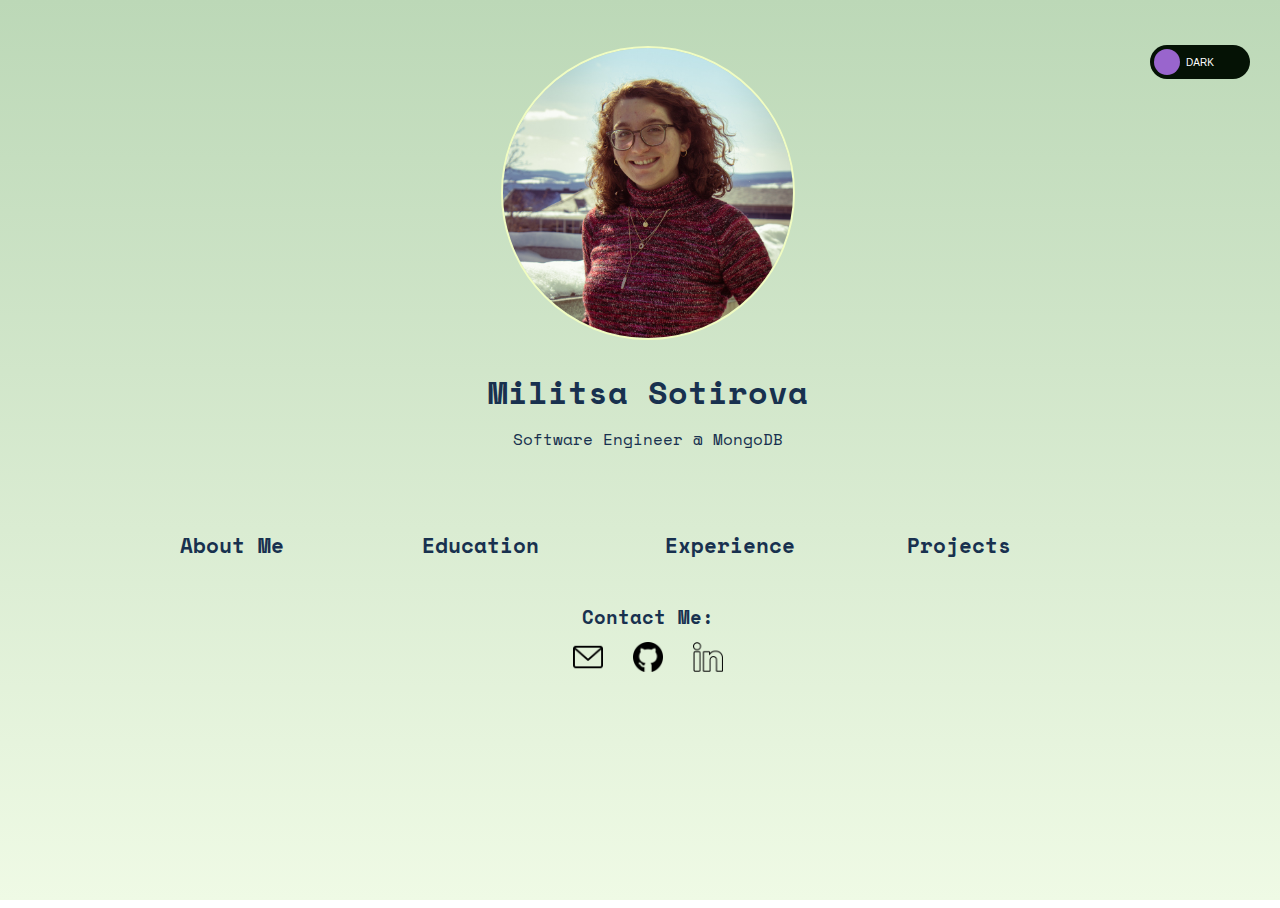
<file: index.html>
<!DOCTYPE html>
<html lang="en">

<head>
    <title>Militsa Sotirova</title>
    <link href="https://fonts.googleapis.com/css?family=Space+Mono:400,400i&display=swap" rel="stylesheet">
    <link href="./styles/light-home.css" rel="stylesheet" id="theme-link">
    <link href="./styles/toggle.css" rel="stylesheet">
    <link rel="shortcut icon" type="image/x-icon" href="./images/m.png" />
</head>

<body id="body">
    <label class="switch">
        <input type="checkbox" id="togBtn">
        <div class="slider round">
            <span class="light">LIGHT</span>
            <span class="dark">DARK</span>
        </div>
    </label>

    <div class="centerpiece">
        <img src="./images/face.jpg" alt="headshot">
        <h1>Militsa Sotirova</h1>
        <p>Software Engineer @ MongoDB</p>
    </div>

    <div class="grid-container">
        <div class="grid-item">
            <p><a href="./aboutme.html"><strong>About Me</strong></a></p>
        </div>

        <div class="grid-item">
            <p><a href="./education.html"><strong>Education</strong></a></p>
        </div>

        <div class="grid-item">
            <p><a href="./experience.html"><strong>Experience</strong></a></p>
        </div>

        <div class="grid-item">
            <p><a href="./projects.html"><strong>Projects</strong></a></p>
        </div>
    </div>

    <footer>
        <h3>Contact Me:</h3>
        <a href="mailto: militsasotirova@gmail.com" target="_blank"><img src="./images/mail.png" title="email"
                alt="email"></a>
        <a href="https://github.com/militsasotirova" target="_blank"><img src="./images/github.png" title="github"
                alt="github"></a>
        <a href="https://www.linkedin.com/in/militsa-sotirova-5362a7177" target="_blank"><img
                src="./images/linkedin.png" title="linkedin" alt="linkedin"></a>
    </footer>

    <script>
        const toggleSwitch = document.getElementsByClassName("switch")[0];
        const theme = document.querySelector("#theme-link");

        function toggleLightDark(e) {
            if (e.target.checked) {
                theme.href = "./styles/dark-home.css";
                document.cookie = 'theme=dark';
            }
            else {
                theme.href = "./styles/light-home.css";
                document.cookie = 'theme=light';
            }
        }
        toggleSwitch.addEventListener('change', toggleLightDark, false);

        function isDark() {
            return document.cookie.match(/theme=dark/i) != null;
        }

        function setTheme() {
            if (isDark()) {
                theme.href = "./styles/dark-home.css";
                var t = document.getElementById("togBtn");
                t.checked = true;
            } else {
                theme.href = "./styles/light-home.css";
                var t = document.getElementById("togBtn");
                t.checked = false;
            }
        }

        (function () {
            setTheme();
        })();
    </script>
</body>


</html>
</file>
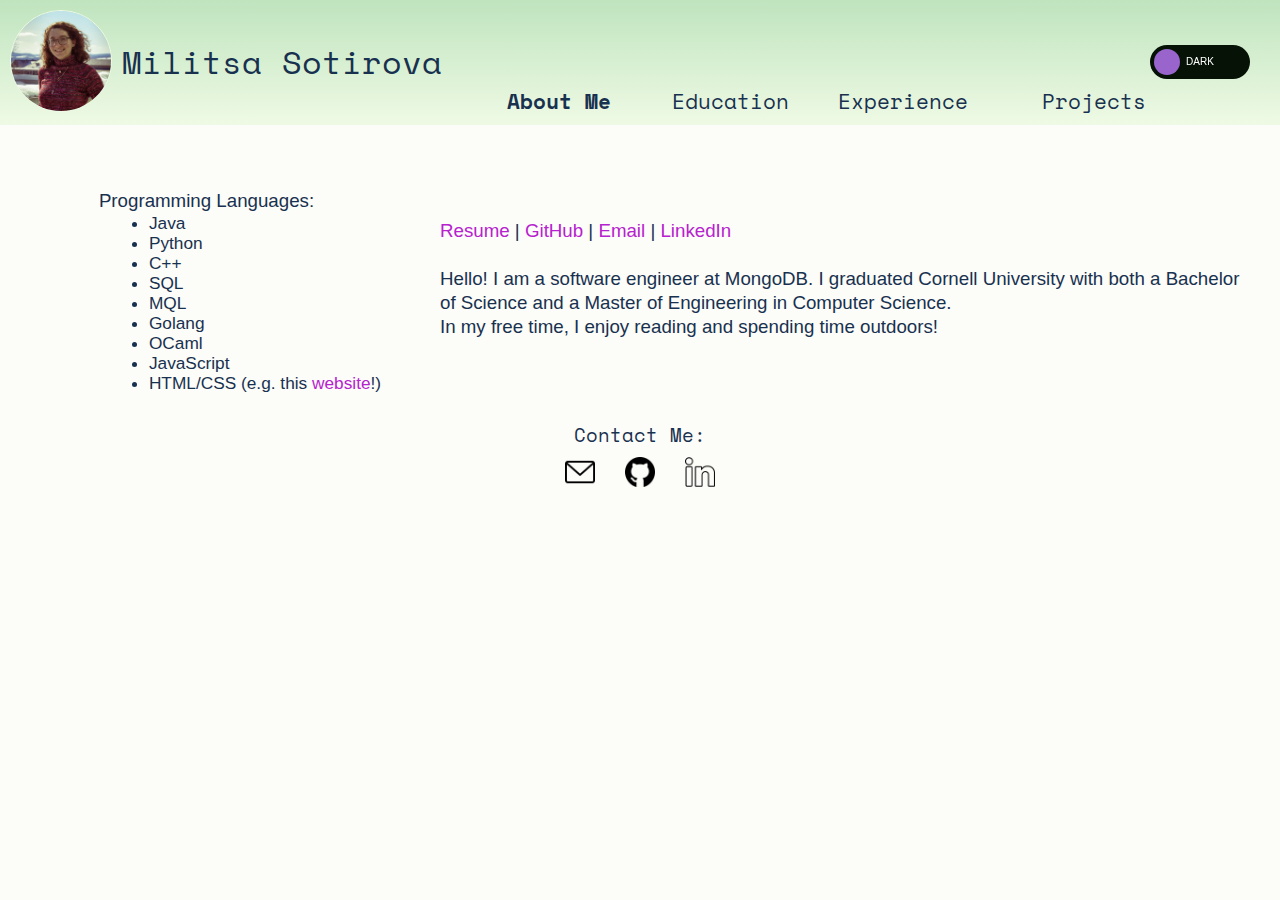
<file: aboutme.html>
<!DOCTYPE html>
<html lang="en">

<head>
	<title>Militsa Sotirova</title>
	<link href="https://fonts.googleapis.com/css?family=Roboto|Space+Mono:400,700&display=swap" rel="stylesheet">
	<link href="./styles/all-pages.css" rel="stylesheet">
	<link href="./styles/light-pages.css" rel="stylesheet" id="theme-link">
	<link href="./styles/toggle.css" rel="stylesheet">
	<link rel="shortcut icon" type="image/x-icon" href="./images/m.png" />
</head>

<body>

	<header>
		<label class="switch">
			<input type="checkbox" id="togBtn">
			<div class="slider round">
				<span class="light">LIGHT</span>
				<span class="dark">DARK</span>
			</div>
		</label>

		<a href="./index.html"><img src="./images/face.jpg" alt="headshot"></a>
		<a href="./index.html">
			<h1>Militsa Sotirova</h1>
		</a>

		<div class="grid-container">
			<div class="grid-item">
				<p><a id="current" href="./aboutme.html"><strong>About Me</strong></a></p>
			</div>

			<div class="grid-item">
				<p><a href="./education.html">Education</a></p>
			</div>

			<div class="grid-item">
				<p><a href="./experience.html">Experience</a></p>
			</div>

			<div class="grid-item">
				<p><a href="./projects.html">Projects</a></p>
			</div>
		</div>

	</header>

	<div class="page-content">
		<div class="aboutme-grid-container">
			<div class="aboutme-grid-item">
				<br>
				<p>Programming Languages:</p>
				<ul>
					<li>Java</li>
					<li>Python</li>
					<li>C++</li>
					<li>SQL</li>
					<li>MQL</li>
					<li>Golang</li>
					<li>OCaml</li>
					<li>JavaScript</li>
					<li>HTML/CSS (e.g. this <a href="https://github.com/militsasotirova/militsasotirova.github.io"
							target="_blank">website</a>!)</li>
				</ul>
			</div>

			<div class="aboutme-grid-item">
				<p><a href="./resources/resume.pdf" target="_blank">Resume</a> | <a href="https://github.com/militsasotirova"
					target="_blank">GitHub</a> | <a href="mailto: militsasotirova@gmail.com" target="_blank">Email</a> | <a
					href="https://www.linkedin.com/in/militsa-sotirova-5362a7177" target="_blank">LinkedIn</a></p>
					<br>
				<p>Hello! I am a software engineer at MongoDB. I graduated Cornell University with both a Bachelor of Science and a 
					Master of Engineering in Computer Science. 
				<br>
				
				<p>In my free time, I enjoy reading and spending time outdoors!
				</p>
			</div>
		</div>
	</div>

	<footer>
		<h3>Contact Me:</h3>
		<a href="mailto: militsasotirova@gmail.com" target="_blank"><img src="./images/mail.png" title="email"
				alt="email"></a>
		<a href="https://github.com/militsasotirova" target="_blank"><img src="./images/github.png" title="github"
				alt="github"></a>
		<a href="https://www.linkedin.com/in/militsa-sotirova-5362a7177" target="_blank"><img src="./images/linkedin.png"
				title="linkedin" alt="linkedin"></a>
	</footer>

	<script>
		const toggleSwitch = document.getElementsByClassName("switch")[0];
		const theme = document.querySelector("#theme-link");

		function toggleLightDark(e) {
			if (e.target.checked) {
				theme.href = "./styles/dark-pages.css";
				document.cookie = 'theme=dark';
			}
			else {
				theme.href = "./styles/light-pages.css";
				document.cookie = 'theme=light';
			}
		}
		toggleSwitch.addEventListener('change', toggleLightDark, false);

		function isDark() {
			return document.cookie.match(/theme=dark/i) != null;
		}

		function setTheme() {
			if (isDark()) {
				theme.href = "./styles/dark-pages.css";
				var t = document.getElementById("togBtn");
				t.checked = true;
			} else {
				theme.href = "./styles/light-pages.css";
				var t = document.getElementById("togBtn");
				t.checked = false;
			}
		}

		(function () {
			setTheme();
		})();
	</script>
</body>

</html>
</file>
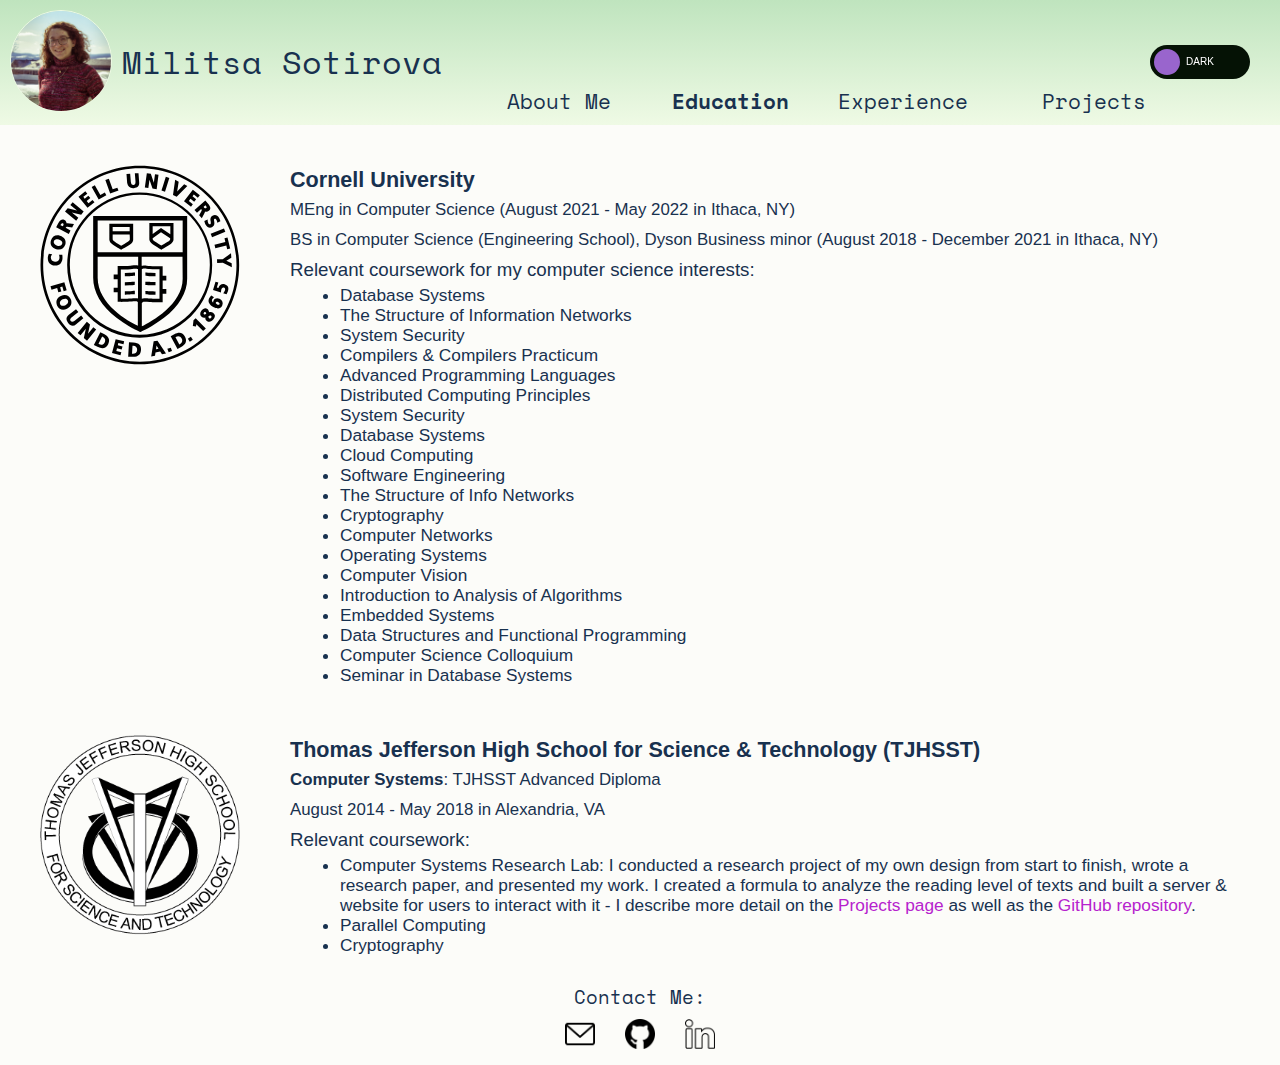
<file: education.html>
<!DOCTYPE html>
<html lang="en">

<head>
	<title>Militsa Sotirova</title>
	<link href="https://fonts.googleapis.com/css?family=Roboto|Space+Mono:400,700&display=swap" rel="stylesheet">
	<link href="./styles/all-pages.css" rel="stylesheet">
	<link href="./styles/light-pages.css" rel="stylesheet" id="theme-link">
	<link href="./styles/toggle.css" rel="stylesheet">
	<link rel="shortcut icon" type="image/x-icon" href="./images/m.png" />
</head>

<body>
	<header>
		<label class="switch">
			<input type="checkbox" id="togBtn">
			<div class="slider round">
				<span class="light">LIGHT</span>
				<span class="dark">DARK</span>
			</div>
		</label>

		<a href="./index.html"><img src="./images/face.jpg" alt="headshot"></a>
		<a href="./index.html">
			<h1>Militsa Sotirova</h1>
		</a>

		<div class="grid-container">
			<div class="grid-item">
				<p><a href="./aboutme.html">About Me</a></p>
			</div>

			<div class="grid-item">
				<p><a id="current" href="./education.html"><strong>Education</strong></a></p>
			</div>

			<div class="grid-item">
				<p><a href="./experience.html">Experience</a></p>
			</div>

			<div class="grid-item">
				<p><a href="./projects.html">Projects</a></p>
			</div>
		</div>

	</header>

	<div class="page-content">
		<div class="education-grid-container">
			<div class="education-grid-item">
				<img src="./images/cornell_seal_simple_black.svg" class="education-image" title="cornell" alt="cornell">
			</div>

			<div class="education-grid-item">
				<h2>Cornell University</h2>
				<h3>MEng in Computer Science (August 2021 - May 2022 in Ithaca, NY)</h3>
				<h3>BS in Computer Science (Engineering School), Dyson Business minor (August 2018 - December 2021 in Ithaca, NY)</h3>
				<p>Relevant coursework for my computer science interests:</p>
				<ul>
					<li>Database Systems</li>
					<li>The Structure of Information Networks</li>
					<li>System Security</li>
					<li>Compilers & Compilers Practicum</li>
					<li>Advanced Programming Languages</li>
					<li>Distributed Computing Principles</li>
					<li>System Security</li>
					<li>Database Systems</li>
					<li>Cloud Computing</li>
					<li>Software Engineering</li>
					<li>The Structure of Info Networks</li>
					<li>Cryptography</li>
					<li>Computer Networks</li>
					<li>Operating Systems</li>
					<li>Computer Vision</li>
					<li>Introduction to Analysis of Algorithms</li>
					<li>Embedded Systems</li>
					<li>Data Structures and Functional Programming</li>
					<li>Computer Science Colloquium</li>
					<li>Seminar in Database Systems</li>
				</ul>
			</div>

			<div class="education-grid-item">
				<img src="./images/tjhsst.png" class="education-image" title="tjhsst" alt="tjhsst">
			</div>

			<div class="education-grid-item">
				<h2>Thomas Jefferson High School for Science & Technology (TJHSST)</h2>
				<h3><strong>Computer Systems</strong>: TJHSST Advanced Diploma</h3>
				<h3>August 2014 - May 2018 in Alexandria, VA</h3>
				<p>Relevant coursework:</p>
				<ul>
					<li>Computer Systems Research Lab: I conducted a research project of my
					own design from start to finish, wrote a research paper, and presented my work. 
					I created a formula to analyze the reading level
				of texts and built a server & website for users to interact with it - I describe more detail on the <a href="./projects.html">Projects page</a> as well as the 
				<a href="https://github.com/militsasotirova/reading-level-analysis">GitHub repository</a>.</li>
					<li>Parallel Computing</li>
					<li>Cryptography</li>
				</ul>
			</div>
		</div>
	</div>

	<footer>
		<h3>Contact Me:</h3>
		<a href="mailto: militsasotirova@gmail.com" target="_blank"><img src="./images/mail.png" title="email"
				alt="email"></a>
		<a href="https://github.com/militsasotirova" target="_blank"><img src="./images/github.png" title="github"
				alt="github"></a>
		<a href="https://www.linkedin.com/in/militsa-sotirova-5362a7177" target="_blank"><img src="./images/linkedin.png"
				title="linkedin" alt="linkedin"></a>
	</footer>

	<script>
		const toggleSwitch = document.getElementsByClassName("switch")[0];
		const theme = document.querySelector("#theme-link");

		function toggleLightDark(e) {
			if (e.target.checked) {
				theme.href = "./styles/dark-pages.css";
				document.cookie = 'theme=dark';
			}
			else {
				theme.href = "./styles/light-pages.css";
				document.cookie = 'theme=light';
			}
		}
		toggleSwitch.addEventListener('change', toggleLightDark, false);

		function isDark() {
			return document.cookie.match(/theme=dark/i) != null;
		}

		function setTheme() {
			if (isDark()) {
				theme.href = "./styles/dark-pages.css";
				var t = document.getElementById("togBtn");
				t.checked = true;
			} else {
				theme.href = "./styles/light-pages.css";
				var t = document.getElementById("togBtn");
				t.checked = false;
			}
		}

		(function () {
			setTheme();
		})();
	</script>
</body>

</html>
</file>
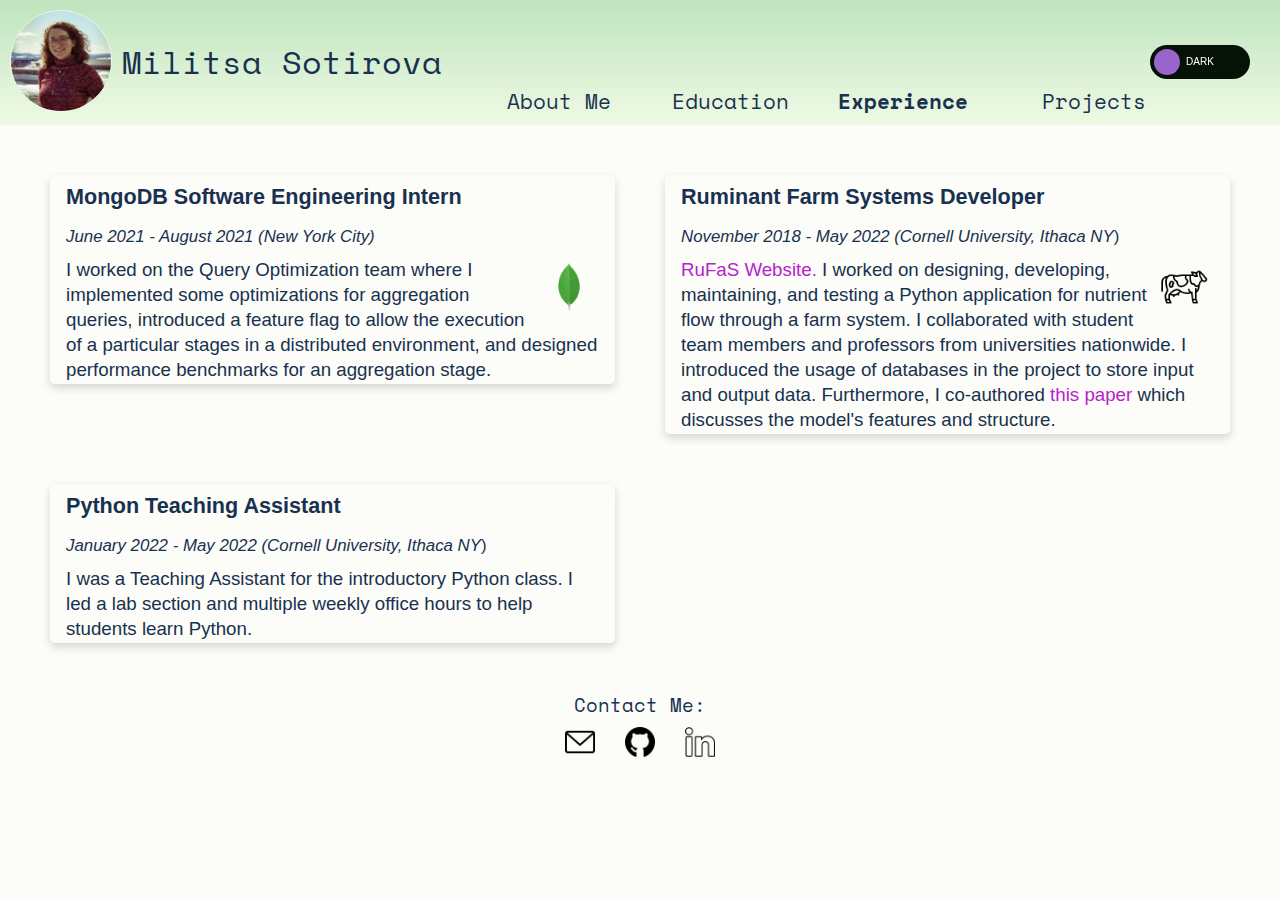
<file: experience.html>
<!DOCTYPE html>
<html lang="en">

<head>
	<title>Militsa Sotirova</title>
	<link href="https://fonts.googleapis.com/css?family=Roboto|Space+Mono:400,700&display=swap" rel="stylesheet">
	<link href="./styles/all-pages.css" rel="stylesheet">
	<link href="./styles/light-pages.css" rel="stylesheet" id="theme-link">
	<link href="./styles/toggle.css" rel="stylesheet">
	<link rel="shortcut icon" type="image/x-icon" href="./images/m.png" />
</head>

<body>
	<header>
		<label class="switch">
			<input type="checkbox" id="togBtn">
			<div class="slider round">
				<span class="light">LIGHT</span>
				<span class="dark">DARK</span>
			</div>
		</label>

		<a href="./index.html"><img src="./images/face.jpg" alt="headshot"></a>
		<a href="./index.html">
			<h1>Militsa Sotirova</h1>
		</a>

		<div class="grid-container">
			<div class="grid-item">
				<p><a href="./aboutme.html">About Me</a></p>
			</div>

			<div class="grid-item">
				<p><a href="./education.html">Education</a></p>
			</div>

			<div class="grid-item">
				<p><a id="current" href="./experience.html"><strong>Experience</strong></a></p>
			</div>

			<div class="grid-item">
				<p><a href="./projects.html">Projects</a></p>
			</div>
		</div>

	</header>

	<div class="page-content">
		<div class="experience-grid-container">

			<div class="experience-grid-item">
				<a id="mongo-card"></a>
				<div class="card" id="mongo" name="mongo-card">
					<h2><strong>MongoDB Software Engineering Intern</strong></h2>
					
					<h3><i>June 2021 - August 2021 (New York City)</i></h3>
				
					<div>
						<p style="float: right;"><img class="mongo-img" src="./images/mongo-logo.png" alt="dice"></p>
					</div>

					<p>I worked on the Query Optimization team where I implemented some optimizations for 
						aggregation queries, introduced a feature flag to allow the execution of a particular 
						stages in a distributed environment, and designed performance benchmarks for an aggregation stage.</p>
				</div>
					

				<div id="mongoModal" class="modal">
					<div class="modal-content">
						<span class="close" id="mongoSpan">&times;</span>
						<p>
							As I mentioned, I was on the Query Optimization team. The work I did as part of this team includes:
						</p>
						<ul>
							<li>I implemented the internal swapping of two aggregation stages for better performance.</li>
							<li>I implemented the pushdown of a $match stage before an unpack bucket stage to filter and reduce
								the number of documents needed to be examined in a time-series collection.
							</li>
							<li>I introduced a feature flag to allow for the execution of the $lookup and $graphLookup aggregation
								stages to occur in a distributed environment. As part of this work, I wrote new integration tests
								and updated existing ones to reflect the new specification. Furthermore, I modified the $graphLookup
								stage constraints in order to only permit its execution on the proper types of nodes.
							</li>
							<li>I designed and measured performance benchmarks for the MQL $graphLookup aggregation stage. I explored
								the consequences of using different collection sizes, limiting the recursion depth of the query, and using
								various document shapes as they affected the expected size of the result set. I also validated the results
								from executions of these benchmarks in distributed vs non-distributed environments and targeted vs non-targeted 
								queries.
							</li>
							<li>I presented all of this work at an end-of-summer presentation to my collegues.</li>
						</ul>
					</div>
				</div>
			</div>

			<div class="experience-grid-item">
				<a id="rufas-card"></a>
				<div class="card" id="rufas" name="rufas-card">
					
						<h2><strong>Ruminant Farm Systems Developer</strong></h2>
						<h3><i>November 2018 - May 2022 (Cornell University, Ithaca NY</i>)</h3>

						<div>
							<p style="float: right;"><img class="project-img" src="./images/cow.png" alt="dice"></p>
						</div>

						<p><a href="http://rufas.org" target="_blank">RuFaS Website.</a> I worked on designing, developing, maintaining, and testing a Python application for nutrient flow 
							through a farm system. I collaborated with student team members and professors from universities 
							nationwide. I introduced the usage of databases in the project to store input and output data.
							Furthermore, I co-authored 
							<a href="https://www.mdpi.com/2076-2615/11/5/1373" target="_blank">this paper</a> which discusses the model's features and structure.
						</p>
					
				</div>
			 

			 

				<div id="rufasModal" class="modal">
					<div class="modal-content">
						<span class="close" id="rufasSpan">&times;</span>
						<p>RuFaS is a simulation written in Python that models nutrient flow through a farm system based
							on user inputs as well as published research. There are four main modules: animal, soil, manure,
							and crop, and I primarily worked in the animal module. This is an interdisciplinary project that performs
							a computer simulation of an
							animal/farm system. Even though I have no background in animal or farm science, I have contributed a
							significant amount to the code base for the simulation:</p>
						<ul>
							<li>I was the techical lead of the output and data analysis team, where we are 
								working to implement different options for data export and analysis for a more complete
								set of model outputs.
							</li>
							<li>When the data management team was active, I was its technical lead. We are using SQLite
								to store input data and persist results for future review (comparison of two runs, version
								to version comparisons, etc.). I led meetings on topic and assign weekly tasks to the members of the
								team.</li>
							<li>I restructured the animal module to accept more user input describing the pens in the farm, the
								life cycle of the animals, the general animal management strategy the user would like to simulate,
								and to perform the simulation based on the additional input. The restructuring also made the code
								more modular in nature, making the code easier to understand.</li>
							<li>I coded the ration formulation and manure excretion component calculations for lactating cows.
							</li>
							<li>I coded the output files for the animal module and added a feature for a different style of
								input
								to the simulation that is more intuitive for the general user.</li>
							<li>The project has an emphasis on documentation, as we want future developers to be able to easily
								contribute
								and users to be able to understand exactly what the simulation is doing.</li>
						</ul>
						<br>
						<p>I presented my work in August 2019 and August 2020 at the RuFaS annual meeting to an audience of
							programmers,
							the general leaders of the project, and people from the agricultural industry who will use the final
							product in their
							company policy decisions. People from universities all over the country work on different aspects of
							RuFaS, and communicating our progress and issues is very
							important to the success of the project.</p>
					</div>
				</div>

			</div>
			
			<div class="experience-grid-item">
				<a id="ta-card"></a>
				<div class="card" id="ta" name="ta-card">
					
						<h2><strong>Python Teaching Assistant</strong></h2>
						<h3><i>January 2022 - May 2022 (Cornell University, Ithaca NY</i>)</h3>

						<p>I was a Teaching Assistant for the introductory Python class. I led a lab section and multiple weekly office hours to help students learn Python.</p>
					
				</div>
			 

			</div>
		</div>
	</div>

	<footer>
		<h3>Contact Me:</h3>
		<a href="mailto: militsasotirova@gmail.com" target="_blank"><img src="./images/mail.png" title="email"
				alt="email"></a>
		<a href="https://github.com/militsasotirova" target="_blank"><img src="./images/github.png" title="github"
				alt="github"></a>
		<a href="https://www.linkedin.com/in/militsa-sotirova-5362a7177" target="_blank"><img src="./images/linkedin.png"
				title="linkedin" alt="linkedin"></a>
	</footer>

	<script>
		// rufas modal
		var rufasModal = document.getElementById("rufasModal");
		var rufasCard = document.getElementById("rufas");
		var spanRufas = document.getElementById("rufasSpan");
		rufasCard.onclick = function () {
			rufasModal.style.display = "block";
		}
		spanRufas.onclick = function () {
			rufasModal.style.display = "none";
		}


		// mongo intern modal
		var mongoModal = document.getElementById("mongoModal");
		var mongoCard = document.getElementById("mongo");
		var spanMongo = document.getElementById("mongoSpan");
		mongoCard.onclick = function () {
			mongoModal.style.display = "block";
		}
		spanMongo.onclick = function () {
			mongoModal.style.display = "none";
		}


		window.onclick = function (event) {
			if (event.target == rufasModal) {
				rufasModal.style.display = "none";
			}
			if (event.target == mongoModal) {
				mongoModal.style.display = "none";
			}
		}

		const toggleSwitch = document.getElementsByClassName("switch")[0];
		const theme = document.querySelector("#theme-link");

		function toggleLightDark(e) {
			if (e.target.checked) {
				theme.href = "./styles/dark-pages.css";
				document.cookie = 'theme=dark';
			}
			else {
				theme.href = "./styles/light-pages.css";
				document.cookie = 'theme=light';
			}
		}
		toggleSwitch.addEventListener('change', toggleLightDark, false);

		function isDark() {
			return document.cookie.match(/theme=dark/i) != null;
		}

		function setTheme() {
			if (isDark()) {
				theme.href = "./styles/dark-pages.css";
				var t = document.getElementById("togBtn");
				t.checked = true;
			} else {
				theme.href = "./styles/light-pages.css";
				var t = document.getElementById("togBtn");
				t.checked = false;
			}
		}

		(function () {
			setTheme();
		})();

		document.addEventListener('keydown', function(e) {
			let keyCode = e.keyCode;
			if (keyCode === 27) {
				mongoModal.style.display = "none";
				rufasModal.style.display = "none";
			}
		});

	</script>
</body>

</html>
</file>
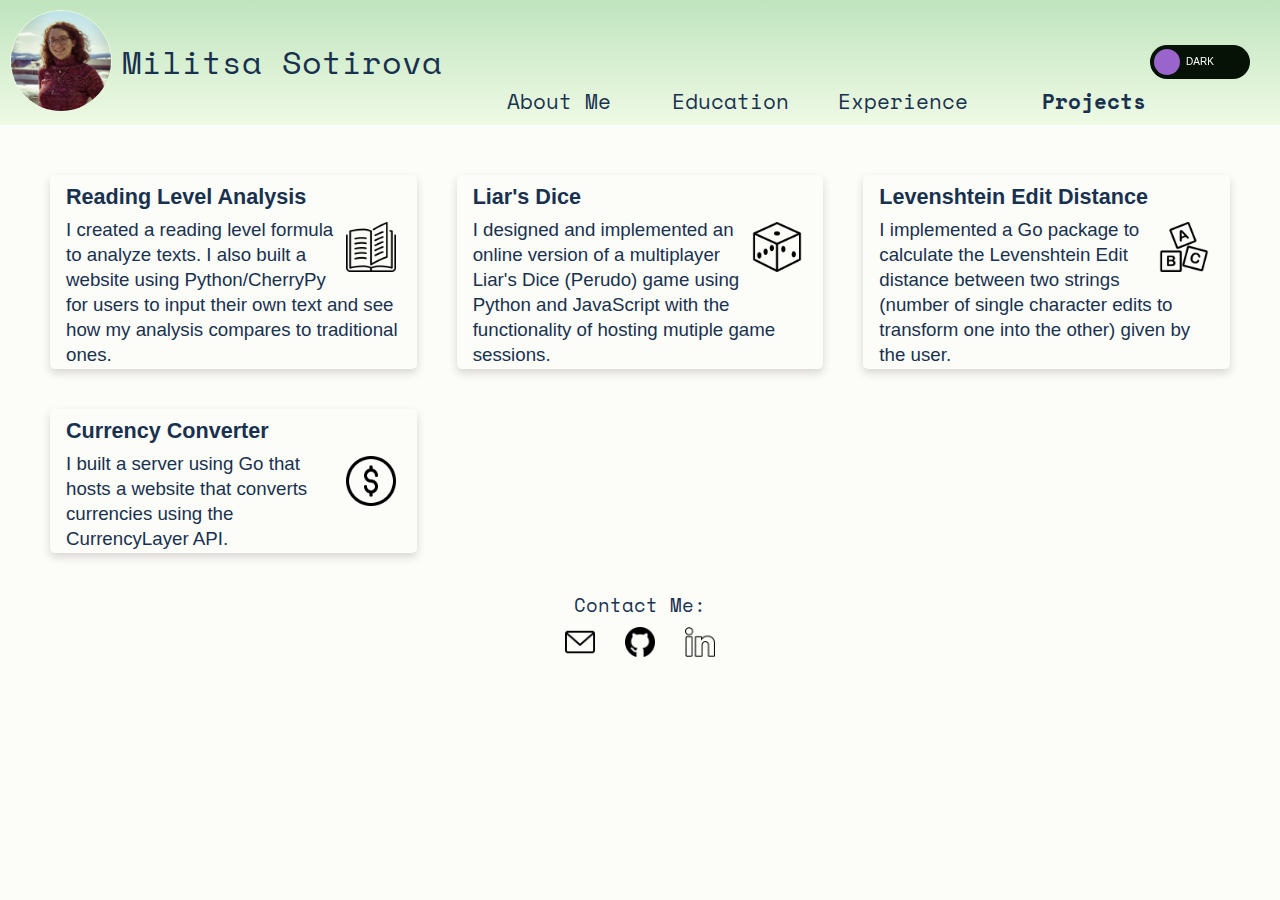
<file: projects.html>
<!DOCTYPE html>
<html lang="en">

<head>
	<title>Militsa Sotirova</title>
	<link href="https://fonts.googleapis.com/css?family=Roboto|Space+Mono:400,700&display=swap" rel="stylesheet">
	<link href="./styles/all-pages.css" rel="stylesheet">
	<link href="./styles/light-pages.css" rel="stylesheet" id="theme-link">
	<link href="./styles/toggle.css" rel="stylesheet">
	<link rel="shortcut icon" type="image/x-icon" href="./images/m.png" />
</head>

<body>
	<header>
		<label class="switch">
			<input type="checkbox" id="togBtn">
			<div class="slider round">
				<span class="light">LIGHT</span>
				<span class="dark">DARK</span>
			</div>
		</label>

		<a href="./index.html"><img src="./images/face.jpg" alt="headshot"></a>
		<a href="./index.html">
			<h1>Militsa Sotirova</h1>
		</a>

		<div class="grid-container">
			<div class="grid-item">
				<p><a href="./aboutme.html">About Me</a></p>
			</div>

			<div class="grid-item">
				<p><a href="./education.html">Education</a></p>
			</div>

			<div class="grid-item">
				<p><a href="./experience.html">Experience</a></p>
			</div>

			<div class="grid-item">
				<p><a id="current" href="./projects.html"><strong>Projects</strong></a></p>
			</div>
		</div>

	</header>
	<div class="page-content">
		<div class="projects-grid-container">

			<div class="projects-grid-item">
				<a class="project-card" href="https://github.com/militsasotirova/reading-level-analysis" target="_blank">
					<div class="card">
						<div>
							<h2><strong>Reading Level Analysis</strong></h2>
							<p style="float: right;"><img class="project-img" src="./images/open-book.png" alt="dice"></p>
						</div>
						<p>I created a reading level formula to analyze texts. I also built a
							website using Python/CherryPy for users to input their own text and see
							how my analysis compares to traditional ones.</p>
					</div>
				</a>
			</div>

			<div class="projects-grid-item">
				<a class="project-card" href="https://github.com/CodingPerudo/rudo" target="_blank">
					<div class="card">
						<div>
							<h2><strong>Liar's Dice</strong></h2>
							<p style="float: right;"><img class="project-img" src="./images/dice.png" alt="dice"></p>
						</div>
						<p>I designed and implemented an online version of a multiplayer
							Liar's Dice (Perudo) game using Python and JavaScript with the
							functionality of hosting mutiple game sessions.</p>
					</div>
				</a>
			</div>

			<div class="projects-grid-item">
				<a class="project-card" href="https://github.com/militsasotirova/levenshtein" target="_blank">
					<div class="card">
						<div>
							<h2><strong>Levenshtein Edit Distance</strong></h2>
							<p style="float: right;"><img class="project-img" src="./images/abc-block.png" alt="dice"></p>
						</div>
						<p>I implemented a Go package to calculate the Levenshtein Edit
							distance between two strings (number of single character edits to
							transform one into the other) given by the user.
					</div>
				</a>
			</div>

			<div class="projects-grid-item">
				<a class="project-card" href="https://github.com/militsasotirova/currency-converter" target="_blank">
					<div class="card">
						<div class="container">
							<div>
								<h2><strong>Currency Converter</strong></h2>
								<p style="float: right;"><img class="project-img" src="./images/dollar.png" alt="dice"></p>
							</div>
							<p>I built a server using Go that hosts a website that converts currencies using the CurrencyLayer API.
						</div>
					</div>
				</a>
			</div>

		</div>
	</div>

	<footer>
		<h3>Contact Me:</h3>
		<a href="mailto: militsasotirova@gmail.com" target="_blank"><img src="./images/mail.png" title="email"
				alt="email"></a>
		<a href="https://github.com/militsasotirova" target="_blank"><img src="./images/github.png" title="github"
				alt="github"></a>
		<a href="https://www.linkedin.com/in/militsa-sotirova-5362a7177" target="_blank"><img src="./images/linkedin.png"
				title="linkedin" alt="linkedin"></a>
	</footer>

	<script>
		const toggleSwitch = document.getElementsByClassName("switch")[0];
		const theme = document.querySelector("#theme-link");

		function toggleLightDark(e) {
			if (e.target.checked) {
				theme.href = "./styles/dark-pages.css";
				document.cookie = 'theme=dark';
			}
			else {
				theme.href = "./styles/light-pages.css";
				document.cookie = 'theme=light';
			}
		}
		toggleSwitch.addEventListener('change', toggleLightDark, false);

		function isDark() {
			return document.cookie.match(/theme=dark/i) != null;
		}

		function setTheme() {
			if (isDark()) {
				theme.href = "./styles/dark-pages.css";
				var t = document.getElementById("togBtn");
				t.checked = true;
			} else {
				theme.href = "./styles/light-pages.css";
				var t = document.getElementById("togBtn");
				t.checked = false;
			}
		}

		(function () {
			setTheme();
		})();
	</script>
</body>

</html>
</file>
<file: styles/light-home.css>
html {
    height: 100%;
}

body {
    height: 100%;
    width: 100%;
    background-image: linear-gradient(#BCD8B7, #effae5);
    background-repeat: no-repeat;
    background-attachment: fixed;
    resize: vertical;
    font-family: 'Space Mono', monospace;
    color: #18314F;
}

.centerpiece img {
  border-radius: 50%;
  width: 290px;
  height: 290px;
  border: 2px solid #f0fcc2;
}

.centerpiece p {
  margin-top: -10px;
}

p {
  font-size: 130%;
}

.centerpiece p {
  font-size: 100%;
}

a {
  text-decoration: none;
  color: #18314F;
}

a:hover {
  color: #69818e;
}

footer {
  margin-top: -10px;
  text-align: center;
}

footer h3 {
  margin-bottom: 1px;
}

footer img {
  width: 30px;
  height: 30px;
  transition: 0.3s;
  padding: 10px;
}

footer img:hover {
  width: 30px;
  height: 30px;
  box-shadow: 0 1px 16px 0 #91917b; 
  border-radius: 5px;
}

.centerpiece {
  width: 100%;
  height: 50%;
  display: inline-block;
  text-align: center;
  margin-top: 3%;
}

.grid-container {
  width: 75%;
  margin: auto;
  display: grid;
  grid-template-columns: repeat(4, 1fr);
  padding: 1%;
  grid-gap: 10px;
}

.grid-item {
  margin: auto;
  width: 90%;
}
</file>
<file: styles/toggle.css>
.switch {
  position: fixed;
  right: 30px;
  top: 45px;
  display: inline-block;
  width: 100px;
  height: 34px;
  z-index: 1;
}

.switch input {display:none;}

.slider {
  position: absolute;
  cursor: pointer;
  top: 0;
  left: 0;
  right: 0;
  bottom: 0;
  background-color: #051205;
  -webkit-transition: .4s;
  transition: .4s;
}

.slider:before {
  position: absolute;
  content: "";
  height: 26px;
  width: 26px;
  left: 4px;
  bottom: 4px;
  background-color: #9965CD;
  -webkit-transition: .4s;
  transition: .4s;
}

input:checked + .slider {
  background-color: #bfe4be;
}

input:focus + .slider {
  box-shadow: 0 0 1px #2196F3;
}

input:checked + .slider:before {
  -webkit-transform: translateX(65px);
  -ms-transform: translateX(65px);
  transform: translateX(65px);
}

/*------ ADDED CSS ---------*/
.light
{
  display: none;
  color: #18314F;
}

.dark {
  color: white;
}

.light, .dark
{
  position: absolute;
  transform: translate(-50%,-50%);
  top: 50%;
  left: 50%;
  font-size: 10px;
  font-family: Poppins, sans-serif;
}

input:checked+ .slider .light
{display: block;}

input:checked + .slider .dark
{display: none;}

/*--------- END --------*/

/* Rounded sliders */
.slider.round {
  border-radius: 34px;
}

.slider.round:before {
  border-radius: 50%;}
</file>
<file: styles/all-pages.css>
html {
  height: 100%;
}

* {
  margin: 0;
  padding: 0;
}

header h1 {
  float: left;
  margin-top: 50px;
  font-weight: 300;
}

h3 {
  font-weight: normal;
}

p {
  font-size: 130%;
}

#current {
  font-weight: 400;
}

footer {
  margin-top: -10px;
  text-align: center;
}

.grid-container {
  width: 55%;
  height: 25%;
  display: grid;
  grid-template-columns: repeat(4, 1fr);
  padding-top: 90px;
  grid-gap: 10px;
}

.grid-item {
  justify-self: end;
}

.page-content {
  font-size: 90%;
  margin: 40px;
  font-family: 'Poppins', sans-serif;
}

ul {
  margin-left: 50px;
  line-height: 20px;
  font-size: 120%;
}

.aboutme-grid-container {
  margin: auto;
  display: grid;
  grid-template-columns: 1fr 2fr;
  justify-content: center;
}

.aboutme-grid-item {
  margin: auto;
}

.education-grid-container {
  display: grid;
  grid-template-columns: 1fr 6fr;
  justify-content: center;
  grid-gap: 50px;
}

.education-grid-item {
  line-height: 30px;
}

.experience-grid-container {
  display: grid;
  grid-template-columns: 1fr 1fr;
  grid-gap: 30px;
  padding-bottom: 10px;
}

.experience-grid-item {
  line-height: 40px;
}

.experience-grid-item p {
  line-height: 25px;
}

.experience-grid-item li {
  line-height: 25px;
}

.projects-grid-container {
  display: grid;
  grid-template-columns: 1fr 1fr 1fr;
  grid-gap: 20px;
}

.projects-grid-item {
  line-height: 40px;
}

.projects-grid-item p {
  line-height: 25px;
}

.mongo-gif {
  width: 400px;
  height: 400px;
}

.mongo-img {
  height: 50px;
  width: 50px; 
  padding: 5px;
}
</file>
<file: styles/light-pages.css>
body {
	height: 100%;
	align-items: center;
  justify-content: center;
  resize: vertical;
  font-family: 'Space Mono', monospace;
  color: #18314F;
  background-color: #fcfcf9;
  line-height: 150%;
}

header {
  position: sticky;
  top: 0;
  background-image: linear-gradient(#bfe4be, #effae5);
  height: 125px;
  z-index: 1;
}

header img {
  border-radius: 50%;
  width: 100px;
  height: 100px;
  border: 1px solid #effae5;
  float: left;
  margin: 10px;
}

header a {
  text-decoration: none;
  color: #18314F;
}

footer img {
  width: 30px;
  height: 30px;
  transition: 0.3s;
  padding: 10px;
}

footer img:hover {
  width: 30px;
  height: 30px;
  box-shadow: 0 1px 16px 0 #91917b; 
  border-radius: 5px;
}

a {
  text-decoration: none;
  color: #b622cd;
}

a:hover {
  color: #7a8a8a;
}

.modal {
  display: none; /* Hidden by default */
  position: fixed; /* Stay in place */
  z-index: 1; /* Sit on top */
  left: 0;
  top: 0;
  width: 100%; /* Full width */
  height: 100%; /* Full height */
  overflow: auto; /* Enable scroll if needed */
  background-color: rgb(0,0,0); /* Fallback color */
  background-color: rgba(0,0,0,0.4); /* Black w/ opacity */
}

/* Modal Content/Box */
.modal-content {
  background-color: #fefefe;
  margin: 7% auto; /* 15% from the top and centered */
  padding: 20px;
  border: 1px solid #888;
  width: 80%; /* Could be more or less, depending on screen size */
}

/* The Close Button */
.close {
  color: #aaa;
  float: right;
  font-size: 28px;
  font-weight: bold;
}

.close:hover, .close:focus {
  color: black;
  text-decoration: none;
  cursor: pointer;
}

.card {
  box-shadow: 0 4px 8px 0 rgba(63, 60, 60, 0.2);
  transition: 0.3s;
  border-radius: 5px; 
  padding: 2px 16px;
  margin: 10px 10px;
}

.card:hover {
  box-shadow: 0 8px 16px 0 #91917b; 
  cursor: pointer;
}

.card:focus {
  box-shadow: 0 4px 8px 0 rgb(250, 5, 5);
}

/* since project cards are actually links, need to specify text to not look
like a link */
.project-card {
  text-decoration: none;
  color: #18314F;
}
.project-card:hover {
  color: #18314F;
}

.education-image {
  height: 200px;
  width: 200px;
}

.project-img {
  height: 50px;
  width: 50px;
  padding: 5px;
}
</file>
